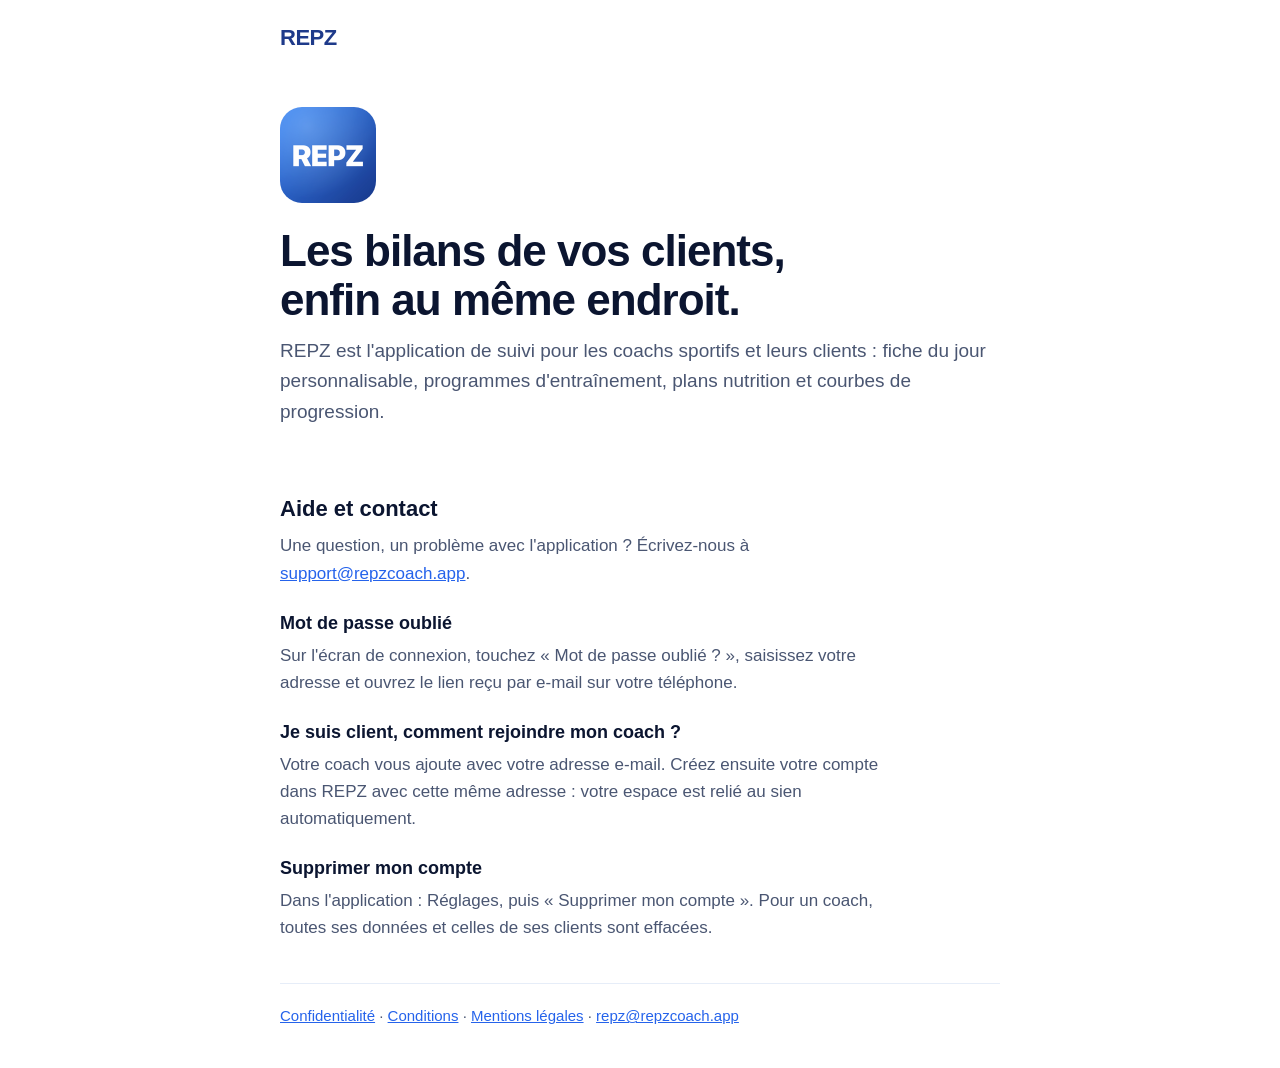
<file: index.html>
<!doctype html>
<html lang="fr">
  <head>
    <meta charset="utf-8" />
    <meta name="viewport" content="width=device-width, initial-scale=1" />
    <title>REPZ · le suivi coach et client</title>
    <meta name="description" content="REPZ réunit au même endroit les fiches du jour, les programmes et la nutrition des clients d'un coach sportif." />
    <link rel="icon" href="favicon.png" />
    <link rel="stylesheet" href="style.css" />
  </head>
  <body>
    <header class="bar">
      <a class="brand" href="./">REPZ</a>
    </header>
    <main>
      <section class="hero">
        <img class="icon" src="icon.png" alt="" width="96" height="96" />
        <h1>Les bilans de vos clients, enfin au même endroit.</h1>
        <p>REPZ est l'application de suivi pour les coachs sportifs et leurs clients : fiche du jour personnalisable, programmes d'entraînement, plans nutrition et courbes de progression.</p>
      </section>

      <section class="doc" id="aide">
        <h2>Aide et contact</h2>
        <p>Une question, un problème avec l'application ? Écrivez-nous à <a href="mailto:support@repzcoach.app">support@repzcoach.app</a>.</p>

        <h3>Mot de passe oublié</h3>
        <p>Sur l'écran de connexion, touchez « Mot de passe oublié ? », saisissez votre adresse et ouvrez le lien reçu par e-mail sur votre téléphone.</p>

        <h3>Je suis client, comment rejoindre mon coach ?</h3>
        <p>Votre coach vous ajoute avec votre adresse e-mail. Créez ensuite votre compte dans REPZ avec cette même adresse : votre espace est relié au sien automatiquement.</p>

        <h3>Supprimer mon compte</h3>
        <p>Dans l'application : Réglages, puis « Supprimer mon compte ». Pour un coach, toutes ses données et celles de ses clients sont effacées.</p>
      </section>
    </main>
    <footer class="foot">
      <a href="confidentialite.html">Confidentialité</a> · <a href="conditions.html">Conditions</a> · <a href="mentions-legales.html">Mentions légales</a> · <a href="mailto:repz@repzcoach.app">repz@repzcoach.app</a>
    </footer>
  </body>
</html>
</file>
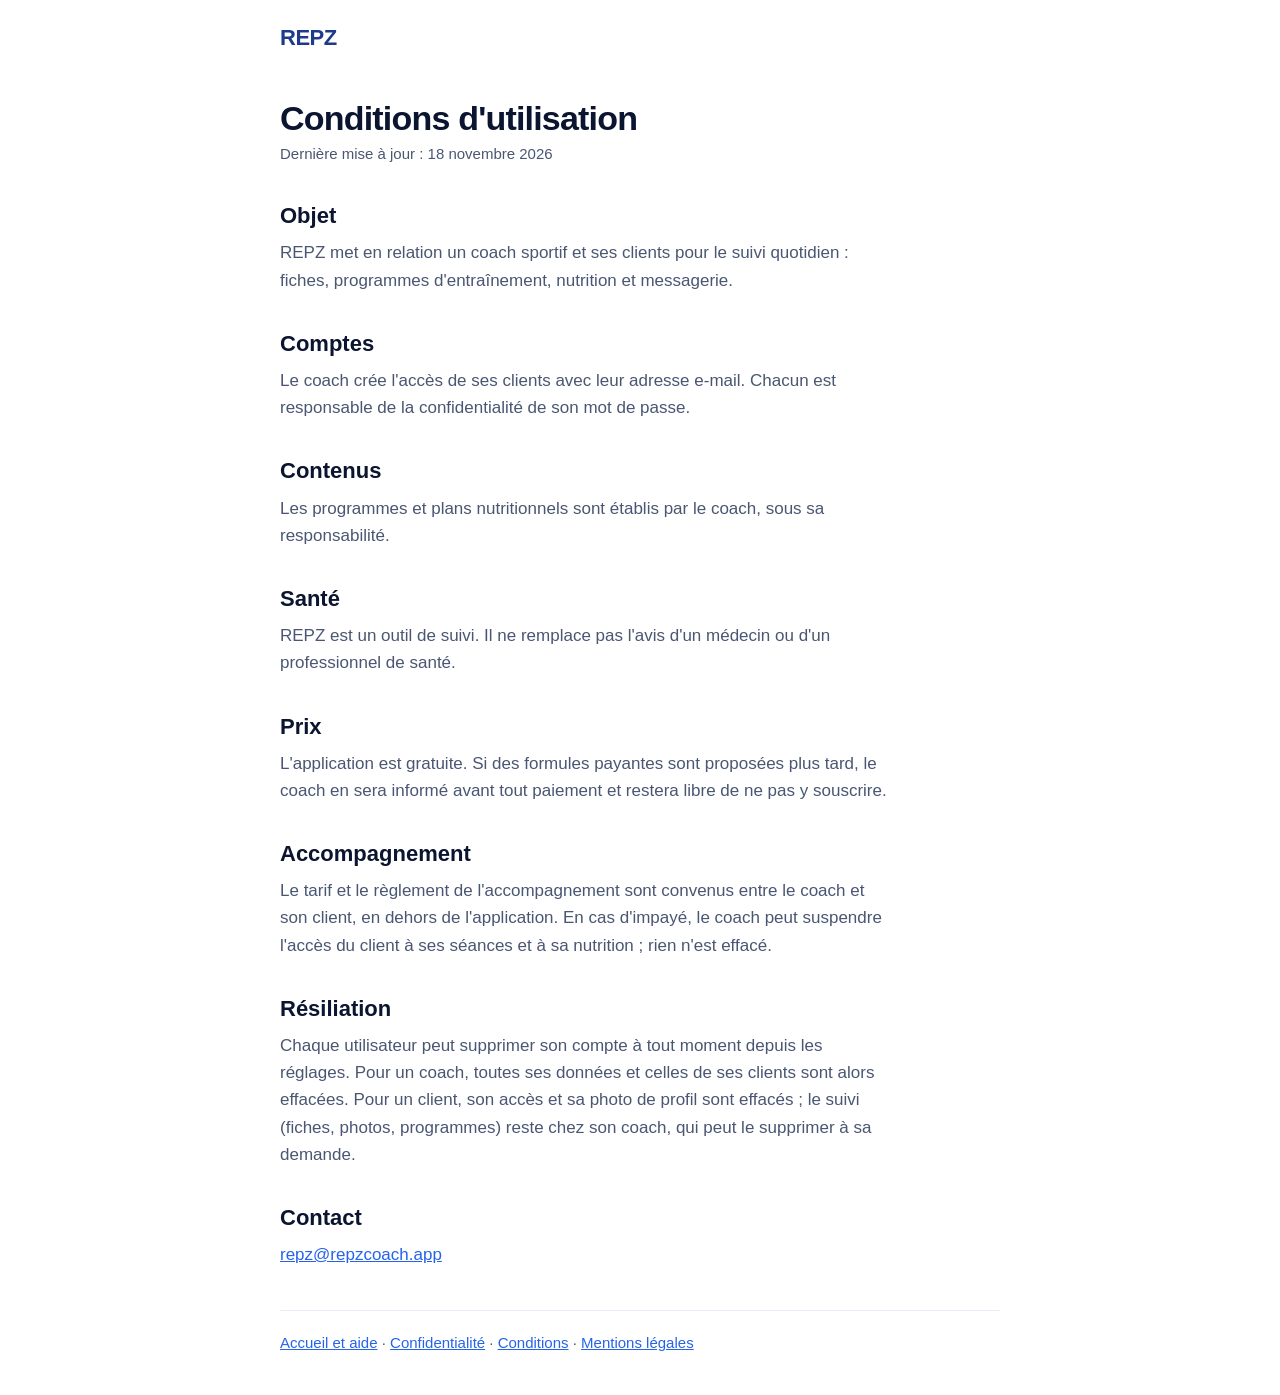
<file: conditions.html>
<!doctype html>
<html lang="fr">
  <head>
    <meta charset="utf-8" />
    <meta name="viewport" content="width=device-width, initial-scale=1" />
    <title>Conditions d'utilisation · REPZ</title>
    <meta name="description" content="Conditions d'utilisation de l'application REPZ." />
    <link rel="icon" href="favicon.png" />
    <link rel="stylesheet" href="style.css" />
  </head>
  <body>
    <header class="bar">
      <a class="brand" href="./">REPZ</a>
    </header>
    <main class="doc">
      <h1>Conditions d'utilisation</h1>
      <p class="updated">Dernière mise à jour : 18 novembre 2026</p>

      <h2>Objet</h2>
      <p>REPZ met en relation un coach sportif et ses clients pour le suivi quotidien : fiches, programmes d'entraînement, nutrition et messagerie.</p>

      <h2>Comptes</h2>
      <p>Le coach crée l'accès de ses clients avec leur adresse e-mail. Chacun est responsable de la confidentialité de son mot de passe.</p>

      <h2>Contenus</h2>
      <p>Les programmes et plans nutritionnels sont établis par le coach, sous sa responsabilité.</p>

      <h2>Santé</h2>
      <p>REPZ est un outil de suivi. Il ne remplace pas l'avis d'un médecin ou d'un professionnel de santé.</p>

      <h2>Prix</h2>
      <p>L'application est gratuite. Si des formules payantes sont proposées plus tard, le coach en sera informé avant tout paiement et restera libre de ne pas y souscrire.</p>

      <h2>Accompagnement</h2>
      <p>Le tarif et le règlement de l'accompagnement sont convenus entre le coach et son client, en dehors de l'application. En cas d'impayé, le coach peut suspendre l'accès du client à ses séances et à sa nutrition ; rien n'est effacé.</p>

      <h2>Résiliation</h2>
      <p>Chaque utilisateur peut supprimer son compte à tout moment depuis les réglages. Pour un coach, toutes ses données et celles de ses clients sont alors effacées. Pour un client, son accès et sa photo de profil sont effacés ; le suivi (fiches, photos, programmes) reste chez son coach, qui peut le supprimer à sa demande.</p>

      <h2>Contact</h2>
      <p><a href="mailto:repz@repzcoach.app">repz@repzcoach.app</a></p>
    </main>
    <footer class="foot">
      <a href="./">Accueil et aide</a> · <a href="confidentialite.html">Confidentialité</a> · <a href="conditions.html">Conditions</a> · <a href="mentions-legales.html">Mentions légales</a>
    </footer>
  </body>
</html>
</file>
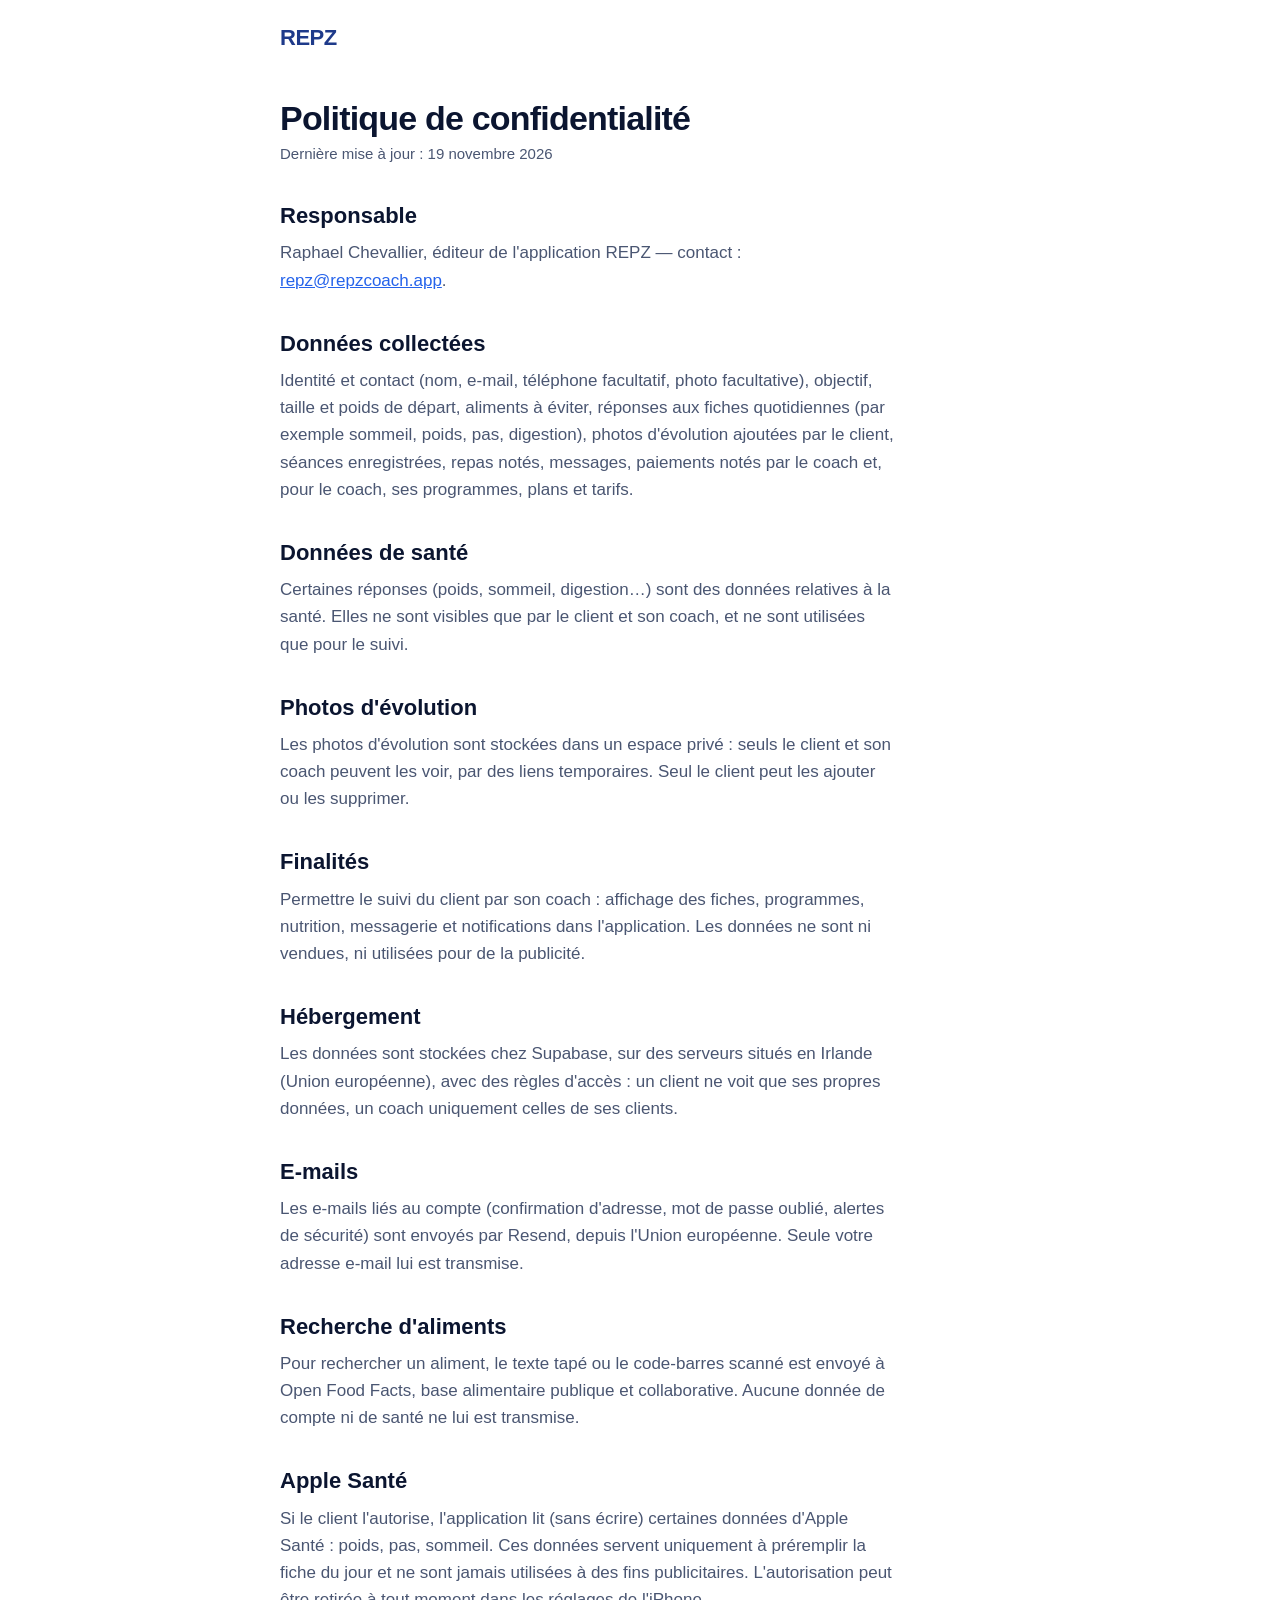
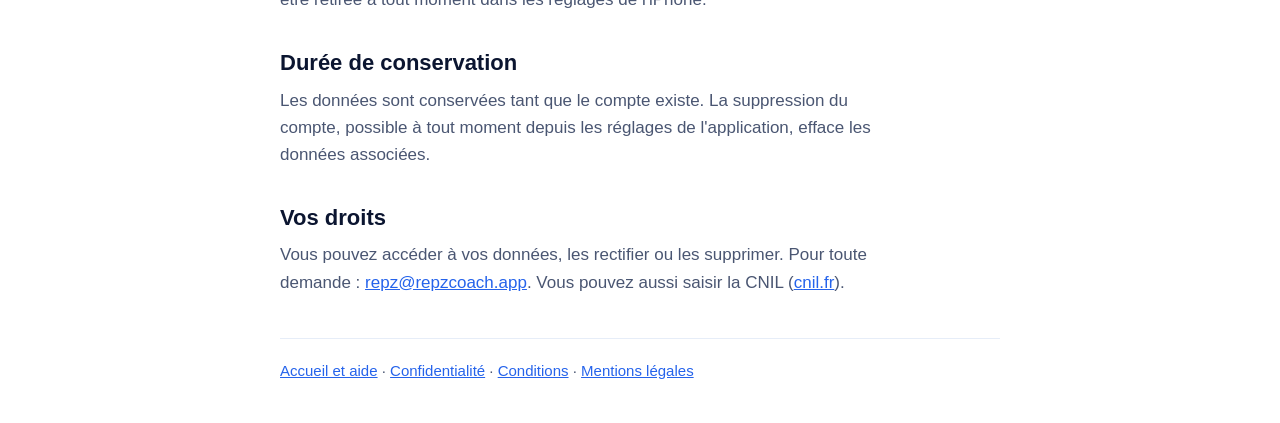
<file: confidentialite.html>
<!doctype html>
<html lang="fr">
  <head>
    <meta charset="utf-8" />
    <meta name="viewport" content="width=device-width, initial-scale=1" />
    <title>Politique de confidentialité · REPZ</title>
    <meta name="description" content="Comment REPZ collecte, utilise et protège vos données." />
    <link rel="icon" href="favicon.png" />
    <link rel="stylesheet" href="style.css" />
  </head>
  <body>
    <header class="bar">
      <a class="brand" href="./">REPZ</a>
    </header>
    <main class="doc">
      <h1>Politique de confidentialité</h1>
      <p class="updated">Dernière mise à jour : 19 novembre 2026</p>

      <h2>Responsable</h2>
      <p>Raphael Chevallier, éditeur de l'application REPZ — contact : <a href="mailto:repz@repzcoach.app">repz@repzcoach.app</a>.</p>

      <h2>Données collectées</h2>
      <p>Identité et contact (nom, e-mail, téléphone facultatif, photo facultative), objectif, taille et poids de départ, aliments à éviter, réponses aux fiches quotidiennes (par exemple sommeil, poids, pas, digestion), photos d'évolution ajoutées par le client, séances enregistrées, repas notés, messages, paiements notés par le coach et, pour le coach, ses programmes, plans et tarifs.</p>

      <h2>Données de santé</h2>
      <p>Certaines réponses (poids, sommeil, digestion…) sont des données relatives à la santé. Elles ne sont visibles que par le client et son coach, et ne sont utilisées que pour le suivi.</p>

      <h2>Photos d'évolution</h2>
      <p>Les photos d'évolution sont stockées dans un espace privé : seuls le client et son coach peuvent les voir, par des liens temporaires. Seul le client peut les ajouter ou les supprimer.</p>

      <h2>Finalités</h2>
      <p>Permettre le suivi du client par son coach : affichage des fiches, programmes, nutrition, messagerie et notifications dans l'application. Les données ne sont ni vendues, ni utilisées pour de la publicité.</p>

      <h2>Hébergement</h2>
      <p>Les données sont stockées chez Supabase, sur des serveurs situés en Irlande (Union européenne), avec des règles d'accès : un client ne voit que ses propres données, un coach uniquement celles de ses clients.</p>

      <h2>E-mails</h2>
      <p>Les e-mails liés au compte (confirmation d'adresse, mot de passe oublié, alertes de sécurité) sont envoyés par Resend, depuis l'Union européenne. Seule votre adresse e-mail lui est transmise.</p>

      <h2>Recherche d'aliments</h2>
      <p>Pour rechercher un aliment, le texte tapé ou le code-barres scanné est envoyé à Open Food Facts, base alimentaire publique et collaborative. Aucune donnée de compte ni de santé ne lui est transmise.</p>

      <h2>Apple Santé</h2>
      <p>Si le client l'autorise, l'application lit (sans écrire) certaines données d'Apple Santé : poids, pas, sommeil. Ces données servent uniquement à préremplir la fiche du jour et ne sont jamais utilisées à des fins publicitaires. L'autorisation peut être retirée à tout moment dans les réglages de l'iPhone.</p>

      <h2>Durée de conservation</h2>
      <p>Les données sont conservées tant que le compte existe. La suppression du compte, possible à tout moment depuis les réglages de l'application, efface les données associées.</p>

      <h2>Vos droits</h2>
      <p>Vous pouvez accéder à vos données, les rectifier ou les supprimer. Pour toute demande : <a href="mailto:repz@repzcoach.app">repz@repzcoach.app</a>. Vous pouvez aussi saisir la CNIL (<a href="https://www.cnil.fr">cnil.fr</a>).</p>
    </main>
    <footer class="foot">
      <a href="./">Accueil et aide</a> · <a href="confidentialite.html">Confidentialité</a> · <a href="conditions.html">Conditions</a> · <a href="mentions-legales.html">Mentions légales</a>
    </footer>
  </body>
</html>
</file>
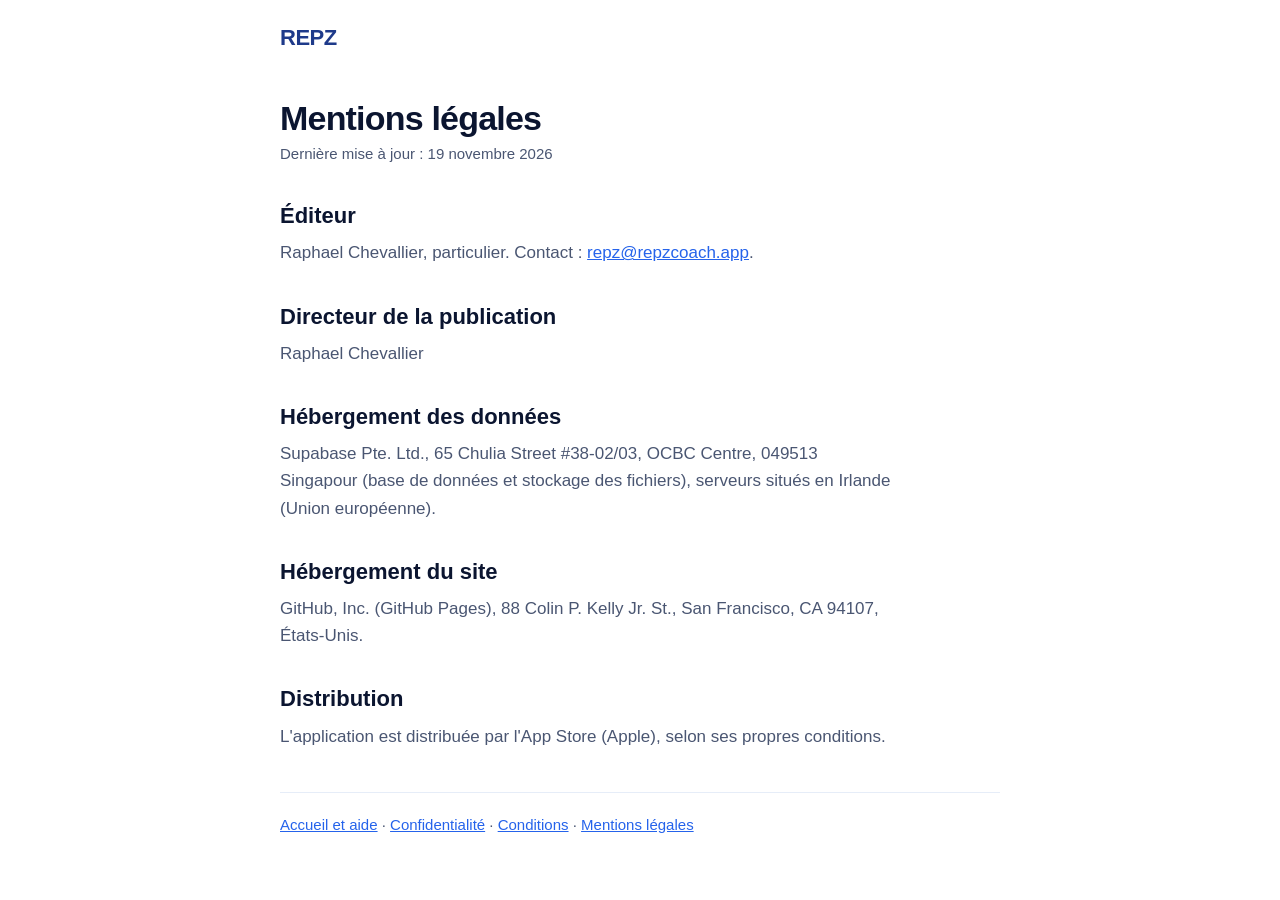
<file: mentions-legales.html>
<!doctype html>
<html lang="fr">
  <head>
    <meta charset="utf-8" />
    <meta name="viewport" content="width=device-width, initial-scale=1" />
    <title>Mentions légales · REPZ</title>
    <meta name="description" content="Mentions légales de l'application REPZ." />
    <link rel="icon" href="favicon.png" />
    <link rel="stylesheet" href="style.css" />
  </head>
  <body>
    <header class="bar">
      <a class="brand" href="./">REPZ</a>
    </header>
    <main class="doc">
      <h1>Mentions légales</h1>
      <p class="updated">Dernière mise à jour : 19 novembre 2026</p>

      <h2>Éditeur</h2>
      <p>Raphael Chevallier, particulier. Contact : <a href="mailto:repz@repzcoach.app">repz@repzcoach.app</a>.</p>

      <h2>Directeur de la publication</h2>
      <p>Raphael Chevallier</p>

      <h2>Hébergement des données</h2>
      <p>Supabase Pte. Ltd., 65 Chulia Street #38-02/03, OCBC Centre, 049513 Singapour (base de données et stockage des fichiers), serveurs situés en Irlande (Union européenne).</p>

      <h2>Hébergement du site</h2>
      <p>GitHub, Inc. (GitHub Pages), 88 Colin P. Kelly Jr. St., San Francisco, CA 94107, États-Unis.</p>

      <h2>Distribution</h2>
      <p>L'application est distribuée par l'App Store (Apple), selon ses propres conditions.</p>
    </main>
    <footer class="foot">
      <a href="./">Accueil et aide</a> · <a href="confidentialite.html">Confidentialité</a> · <a href="conditions.html">Conditions</a> · <a href="mentions-legales.html">Mentions légales</a>
    </footer>
  </body>
</html>
</file>
<file: style.css>
:root {
  --bg: #ffffff;
  --soft: #f1f6fe;
  --line: #e6edf8;
  --text: #0b1530;
  --muted: #4a5672;
  --blue: #2563eb;
  --navy: #1e3a8a;
  color-scheme: light;
}
@media (prefers-color-scheme: dark) {
  :root {
    --bg: #0e0f12;
    --soft: #1a1c21;
    --line: #2a2d34;
    --text: #f2f4f8;
    --muted: #a3acbd;
    --blue: #60a5fa;
    --navy: #93c5fd;
    color-scheme: dark;
  }
}
* { box-sizing: border-box; }
body {
  margin: 0;
  padding-inline: 16px;
  background: var(--bg);
  color: var(--text);
  font: 17px/1.6 -apple-system, BlinkMacSystemFont, 'Segoe UI', Roboto, Helvetica, Arial, sans-serif;
}
a { color: var(--blue); }
.bar, main, .foot { max-width: 720px; margin-inline: auto; }
.bar { padding-block: 20px; }
.brand { font-weight: 900; font-size: 22px; letter-spacing: -0.5px; color: var(--navy); text-decoration: none; }
.hero { padding-block: 32px 16px; }
.hero .icon { border-radius: 22px; display: block; }
.hero h1 { font-size: clamp(30px, 6vw, 44px); line-height: 1.1; letter-spacing: -1px; margin: 24px 0 12px; text-wrap: balance; }
.hero p { color: var(--muted); font-size: 19px; margin: 0; }
.doc { padding-block: 16px 32px; }
.doc h1 { font-size: 34px; letter-spacing: -0.8px; line-height: 1.15; margin: 8px 0 4px; }
.doc h2 { font-size: 22px; margin: 32px 0 6px; }
.doc h3 { font-size: 18px; margin: 22px 0 4px; }
.doc p { margin: 0 0 10px; color: var(--muted); max-width: 65ch; }
.updated { font-size: 15px; }
.foot { border-top: 1px solid var(--line); padding-block: 20px 40px; font-size: 15px; color: var(--muted); }
</file>
